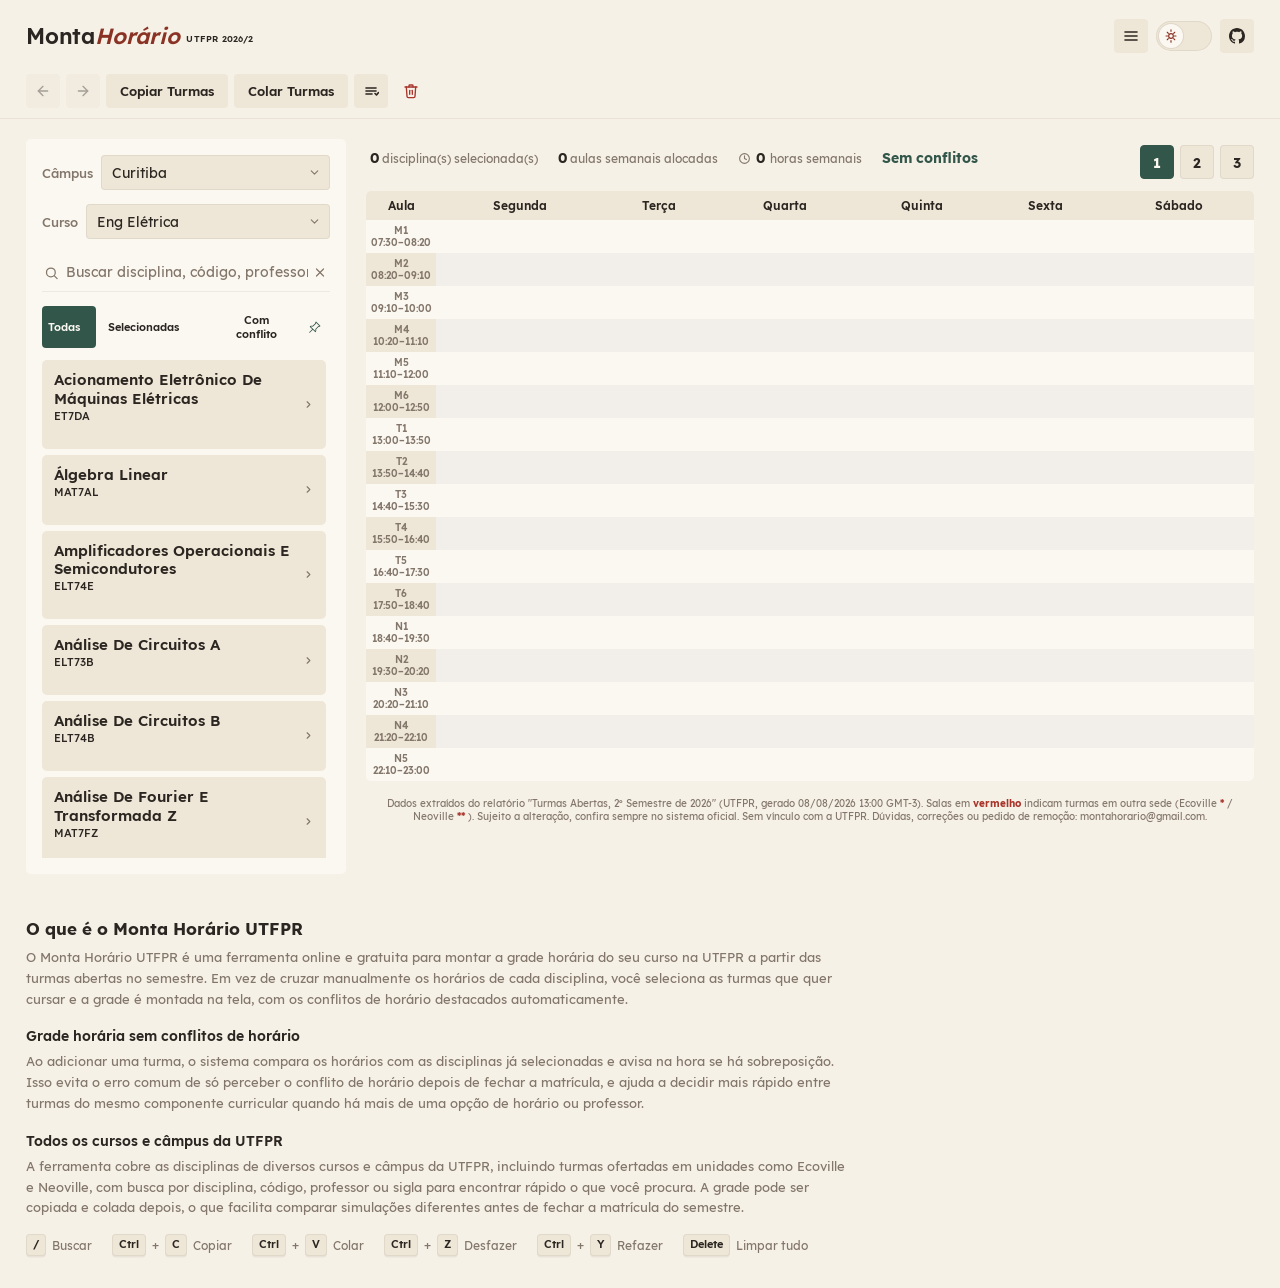
<file: index.html>
<!DOCTYPE html>
<html lang="pt-BR">
<head>
<meta charset="UTF-8">
<meta name="viewport" content="width=device-width, initial-scale=1.0">
<title>Monta Horário UTFPR 2026/2 — Grade Horária Online sem Conflitos</title>
<meta name="description" content="Monte sua grade horária da UTFPR 2026/2. Escolha as turmas de qualquer curso e câmpus, veja os conflitos de horário na hora e organize sua matrícula em minutos, de graça e online">
<link rel="canonical" href="https://bolsgo.github.io/monta-horario-utfpr/">
<link rel="icon" type="image/svg+xml" href="assets/favicon.svg">
<meta property="og:type" content="website">
<meta property="og:title" content="Monta Horário UTFPR 2026/2 — Grade Horária Online sem Conflitos">
<meta property="og:description" content="Monte sua grade horária da UTFPR 2026/2. Escolha as turmas de qualquer curso e câmpus e veja os conflitos de horário de sua grade na hora, de graça e online.">
<meta property="og:url" content="https://bolsgo.github.io/monta-horario-utfpr/">
<meta property="og:image" content="https://bolsgo.github.io/monta-horario-utfpr/assets/og-image.png">
<meta property="og:image:width" content="1200">
<meta property="og:image:height" content="630">
<meta property="og:locale" content="pt_BR">
<meta name="twitter:card" content="summary_large_image">
<meta name="twitter:title" content="Monta Horário UTFPR 2026/2 Grade Horária Online">
<meta name="twitter:description" content="Monte sua grade horária da UTFPR 2026/2, veja conflitos de horário na hora e organize sua matrícula.">
<meta name="twitter:image" content="https://bolsgo.github.io/monta-horario-utfpr/assets/og-image.png">
<link rel="stylesheet" href="styles.css">
<script>
(function(){
  var saved = localStorage.getItem('utfpr_theme') || 'system';
  var isDark = saved === 'dark' || (saved === 'system' && window.matchMedia('(prefers-color-scheme: dark)').matches);
  document.documentElement.setAttribute('data-theme', isDark ? 'dark' : 'light');
  var compactPref = localStorage.getItem('utfpr_compact');
  if (compactPref === null || compactPref === '1') {
    document.documentElement.setAttribute('data-compact', 'true');
  }
})();
</script>
</head>
<body>

<header>
  <div class="header-title-row">
    <h1>Monta<span>Horário</span> <span id="brandUtfpr">UTFPR 2026/2</span></h1>
    <div class="header-extras">
      <button type="button" class="compact-toggle icon-btn" id="compactToggle" title="Modo compacto para melhor visualização da lista" aria-label="Modo compacto" aria-pressed="true">
        <svg class="ct-icon ct-icon-compact" viewBox="0 0 16 16" width="16" height="16" fill="none" stroke="currentColor" stroke-width="1.6" stroke-linecap="round" aria-hidden="true">
          <line x1="2" y1="4" x2="14" y2="4"></line>
          <line x1="2" y1="8" x2="14" y2="8"></line>
          <line x1="2" y1="12" x2="14" y2="12"></line>
        </svg>
        <svg class="ct-icon ct-icon-expanded" viewBox="0 0 16 16" width="16" height="16" fill="none" stroke="currentColor" stroke-width="1.6" stroke-linecap="round" aria-hidden="true">
          <rect x="2" y="2.5" width="12" height="4" rx="1"></rect>
          <rect x="2" y="9.5" width="12" height="4" rx="1"></rect>
        </svg>
      </button>
      <button type="button" class="theme-toggle" id="themeToggle" title="Alternar tema" aria-label="Alternar tema" aria-pressed="false">
        <span class="tt-track">
          <span class="tt-thumb" id="ttThumb"></span>
        </span>
      </button>
      <a class="icon-btn github-link" href="https://github.com/bolsgo/monta-horario-utfpr" target="_blank" rel="noopener noreferrer" title="Ver código no GitHub" aria-label="Ver código no GitHub">
        <svg viewBox="0 0 16 16" width="16" height="16" fill="currentColor" aria-hidden="true"><path d="M8 0C3.58 0 0 3.58 0 8c0 3.54 2.29 6.53 5.47 7.59.4.07.55-.17.55-.38 0-.19-.01-.82-.01-1.49-2.01.37-2.53-.49-2.69-.94-.09-.23-.48-.94-.82-1.13-.28-.15-.68-.52-.01-.53.63-.01 1.08.58 1.23.82.72 1.21 1.87.87 2.33.66.07-.52.28-.87.51-1.07-1.78-.2-3.64-.89-3.64-3.95 0-.87.31-1.59.82-2.15-.08-.2-.36-1.02.08-2.12 0 0 .67-.21 2.2.82.64-.18 1.32-.27 2-.27.68 0 1.36.09 2 .27 1.53-1.04 2.2-.82 2.2-.82.44 1.1.16 1.92.08 2.12.51.56.82 1.27.82 2.15 0 3.07-1.87 3.75-3.65 3.95.29.25.54.73.54 1.48 0 1.07-.01 1.93-.01 2.2 0 .21.15.46.55.38A8.01 8.01 0 0 0 16 8c0-4.42-3.58-8-8-8z"></path></svg>
      </a>
    </div>
  </div>
</header>
<div class="action-bar" id="actionBar">
  <div class="toolbar">
    <button id="btnUndo" class="icon-btn" title="Desfazer (Ctrl+Z)" aria-label="Desfazer" disabled>
      <svg viewBox="0 0 24 24" width="16" height="16" fill="none" stroke="currentColor" stroke-width="2" stroke-linecap="round" stroke-linejoin="round" aria-hidden="true"><line x1="19" y1="12" x2="5" y2="12"></line><polyline points="12 19 5 12 12 5"></polyline></svg>
    </button>
    <button id="btnRedo" class="icon-btn" title="Refazer (Ctrl+Y)" aria-label="Refazer" disabled>
      <svg viewBox="0 0 24 24" width="16" height="16" fill="none" stroke="currentColor" stroke-width="2" stroke-linecap="round" stroke-linejoin="round" aria-hidden="true"><line x1="5" y1="12" x2="19" y2="12"></line><polyline points="12 5 19 12 12 19"></polyline></svg>
    </button>
    <button id="btnCopy" title="Copiar seleção (Ctrl+C)"><span class="btn-label-full">Copiar Turmas</span><span class="btn-label-short">Copiar</span></button>
    <button id="btnPaste" title="Colar seleção (Ctrl+V)"><span class="btn-label-full">Colar Turmas</span><span class="btn-label-short">Colar</span></button>
    <div class="enrolled-dropdown-wrap" id="enrolledDropdownWrap">
      <button type="button" class="enrolled-toggle icon-btn" id="enrolledToggle" title="Ver turmas selecionadas" aria-label="Ver turmas selecionadas" aria-haspopup="true" aria-expanded="false">
        <svg viewBox="0 0 16 16" width="16" height="16" fill="none" stroke="currentColor" stroke-width="1.6" stroke-linecap="round" stroke-linejoin="round" aria-hidden="true">
          <path d="M3 5h10"></path>
          <path d="M3 8h10"></path>
          <path d="M3 11h6"></path>
          <path d="M12 10.5l1.5 1.5 2-2.5"></path>
        </svg>
      </button>
      <div class="enrolled-dropdown" id="enrolledDropdown" role="menu" aria-label="Turmas selecionadas" hidden></div>
    </div>
    <button id="btnClear" class="danger icon-btn" title="Limpar tudo (Delete)" aria-label="Limpar tudo">
      <svg viewBox="0 0 24 24" width="16" height="16" fill="none" stroke="currentColor" stroke-width="2" stroke-linecap="round" stroke-linejoin="round" aria-hidden="true"><polyline points="3 6 5 6 21 6"></polyline><path d="M19 6l-1 14a2 2 0 0 1-2 2H8a2 2 0 0 1-2-2L5 6"></path><path d="M10 11v6"></path><path d="M14 11v6"></path><path d="M9 6V4a1 1 0 0 1 1-1h4a1 1 0 0 1 1 1v2"></path></svg>
    </button>
  </div>
  <div class="mini-grid" id="miniGrid" aria-hidden="true"></div>
</div>

<main>
  <div class="panel">
    <div class="course-select-wrap sede-select-wrap">
      <label for="sedeSelect">Câmpus</label>
      <select id="sedeSelect" aria-label="Selecionar sede"></select>
    </div>
    <div class="course-select-wrap">
      <label for="courseSelect">Curso</label>
      <select id="courseSelect" aria-label="Selecionar curso"></select>
    </div>
    <label class="visually-hidden" for="searchBox">Buscar disciplina, código, professor ou sigla</label>
    <div class="search-wrap">
      <svg class="search-icon" viewBox="0 0 24 24" width="15" height="15" fill="none" stroke="currentColor" stroke-width="2" stroke-linecap="round" stroke-linejoin="round" aria-hidden="true"><circle cx="11" cy="11" r="7"></circle><line x1="21" y1="21" x2="16.65" y2="16.65"></line></svg>
      <input class="search" id="searchBox" placeholder="Buscar disciplina, código, professor ou sigla..." title="Buscar (atalho: /)">
      <button type="button" class="search-clear" id="searchClear" title="Limpar busca" aria-label="Limpar busca" hidden>
        <svg viewBox="0 0 24 24" width="13" height="13" fill="none" stroke="currentColor" stroke-width="2.4" stroke-linecap="round" aria-hidden="true"><line x1="5" y1="5" x2="19" y2="19"></line><line x1="19" y1="5" x2="5" y2="19"></line></svg>
      </button>
    </div>    <div class="filter-row" role="group" aria-label="Filtrar disciplinas">
      <button id="filterAll" class="active" aria-pressed="true">Todas</button>
      <button id="filterSelected" aria-pressed="false">Selecionadas</button>
      <button id="filterConflict" aria-pressed="false">Com conflito</button>
      <button type="button" id="filterPin" class="filter-pin-btn" title="Turmas fixadas" aria-label="Mostrar turmas fixadas" aria-pressed="false">
        <svg viewBox="0 0 16 16" width="13" height="13" fill="currentColor" aria-hidden="true"><path d="M9.828.722a.5.5 0 0 1 .354.146l4.95 4.95a.5.5 0 0 1 0 .707c-.48.48-1.072.588-1.503.588-.177 0-.335-.018-.46-.039l-3.134 3.134a5.927 5.927 0 0 1 .16 1.013c.046.702-.032 1.687-.72 2.375a.5.5 0 0 1-.707 0l-2.829-2.828-3.182 3.182c-.195.195-1.219.902-1.414.707-.195-.195.512-1.22.707-1.414l3.182-3.182-2.828-2.829a.5.5 0 0 1 0-.707c.688-.688 1.673-.767 2.375-.72a5.922 5.922 0 0 1 1.013.16l3.134-3.133a2.772 2.772 0 0 1-.04-.461c0-.43.108-1.022.589-1.503a.5.5 0 0 1 .353-.146zm.122 2.112v-.002.002zm0-.002v.002a.5.5 0 0 1-.122.51L6.293 6.878a.5.5 0 0 1-.511.12H5.78l-.014-.004a4.507 4.507 0 0 0-.288-.076 4.922 4.922 0 0 0-.765-.116c-.422-.028-.836.008-1.175.15l5.51 5.509c.141-.34.177-.753.149-1.175a4.924 4.924 0 0 0-.192-1.054l-.004-.013v-.001a.5.5 0 0 1 .12-.512l3.536-3.535a.5.5 0 0 1 .532-.115l.096.022c.087.017.208.034.344.034.114 0 .23-.011.343-.04L9.927 2.028c-.029.113-.04.23-.04.343a1.779 1.779 0 0 0 .062.46z"></path></svg>
      </button>
    </div>
    <div class="subject-list" id="subjectList" aria-label="Lista de disciplinas"></div>
  </div>

  <div class="content-col">
    <div class="stats-row" id="statsRow">
      <div class="stats" id="statsBar" role="status" aria-live="polite"></div>
      <div class="template-bar" id="templateBar" role="group" aria-label="Templates de grade">
        <button type="button" class="template-btn" data-template="1" title="Template 1" aria-label="Template 1">1</button>
        <button type="button" class="template-btn" data-template="2" title="Template 2" aria-label="Template 2">2</button>
        <button type="button" class="template-btn" data-template="3" title="Template 3" aria-label="Template 3">3</button>
      </div>
    </div>
    <div class="conflict-banner" id="conflictBanner" role="alert" aria-live="assertive"></div>
    <div class="grid-wrap">
      <table class="grid" id="gridTable"></table>
    </div>
    <div class="legend" id="legend" aria-label="Legenda de cores por disciplina"></div>
    <div class="footer-note">Dados extraídos do relatório "Turmas Abertas, 2º Semestre de 2026" (UTFPR, gerado 08/08/2026 13:00 GMT-3). Salas em <span class="dot-red">vermelho</span> indicam turmas em outra sede (Ecoville <span class="dot-red">*</span>  / Neoville <span class="dot-red">**</span> ). Sujeito a alteração, confira sempre no sistema oficial. Sem vínculo com a UTFPR. Dúvidas, correções ou pedido de remoção: montahorario@gmail.com.</div>
  </div>
</main>

<section class="seo-intro">
  <h2>O que é o Monta Horário UTFPR</h2>
  <p>O Monta Horário UTFPR é uma ferramenta online e gratuita para montar a grade horária do seu curso na UTFPR a partir das turmas abertas no semestre. Em vez de cruzar manualmente os horários de cada disciplina, você seleciona as turmas que quer cursar e a grade é montada na tela, com os conflitos de horário destacados automaticamente.</p>

  <h3>Grade horária sem conflitos de horário</h3>
  <p>Ao adicionar uma turma, o sistema compara os horários com as disciplinas já selecionadas e avisa na hora se há sobreposição. Isso evita o erro comum de só perceber o conflito de horário depois de fechar a matrícula, e ajuda a decidir mais rápido entre turmas do mesmo componente curricular quando há mais de uma opção de horário ou professor.</p>

  <h3>Todos os cursos e câmpus da UTFPR</h3>
  <p>A ferramenta cobre as disciplinas de diversos cursos e câmpus da UTFPR, incluindo turmas ofertadas em unidades como Ecoville e Neoville, com busca por disciplina, código, professor ou sigla para encontrar rápido o que você procura. A grade pode ser copiada e colada depois, o que facilita comparar simulações diferentes antes de fechar a matrícula do semestre.</p>

  <div class="shortcuts-row" aria-label="Atalhos de teclado">
    <span class="shortcut"><kbd>/</kbd><span>Buscar</span></span>
    <span class="shortcut"><kbd>Ctrl</kbd>+<kbd>C</kbd><span>Copiar</span></span>
    <span class="shortcut"><kbd>Ctrl</kbd>+<kbd>V</kbd><span>Colar</span></span>
    <span class="shortcut"><kbd>Ctrl</kbd>+<kbd>Z</kbd><span>Desfazer</span></span>
    <span class="shortcut"><kbd>Ctrl</kbd>+<kbd>Y</kbd><span>Refazer</span></span>
    <span class="shortcut"><kbd>Delete</kbd><span>Limpar tudo</span></span>
  </div>
</section>

<div class="toast" id="toast" role="status" aria-live="polite" aria-atomic="true"></div>

<!-- Config -->
<script src="config.js"></script>

<!-- Logic and data -->
<script src="app.js"></script>
</body>
</html>
</file>
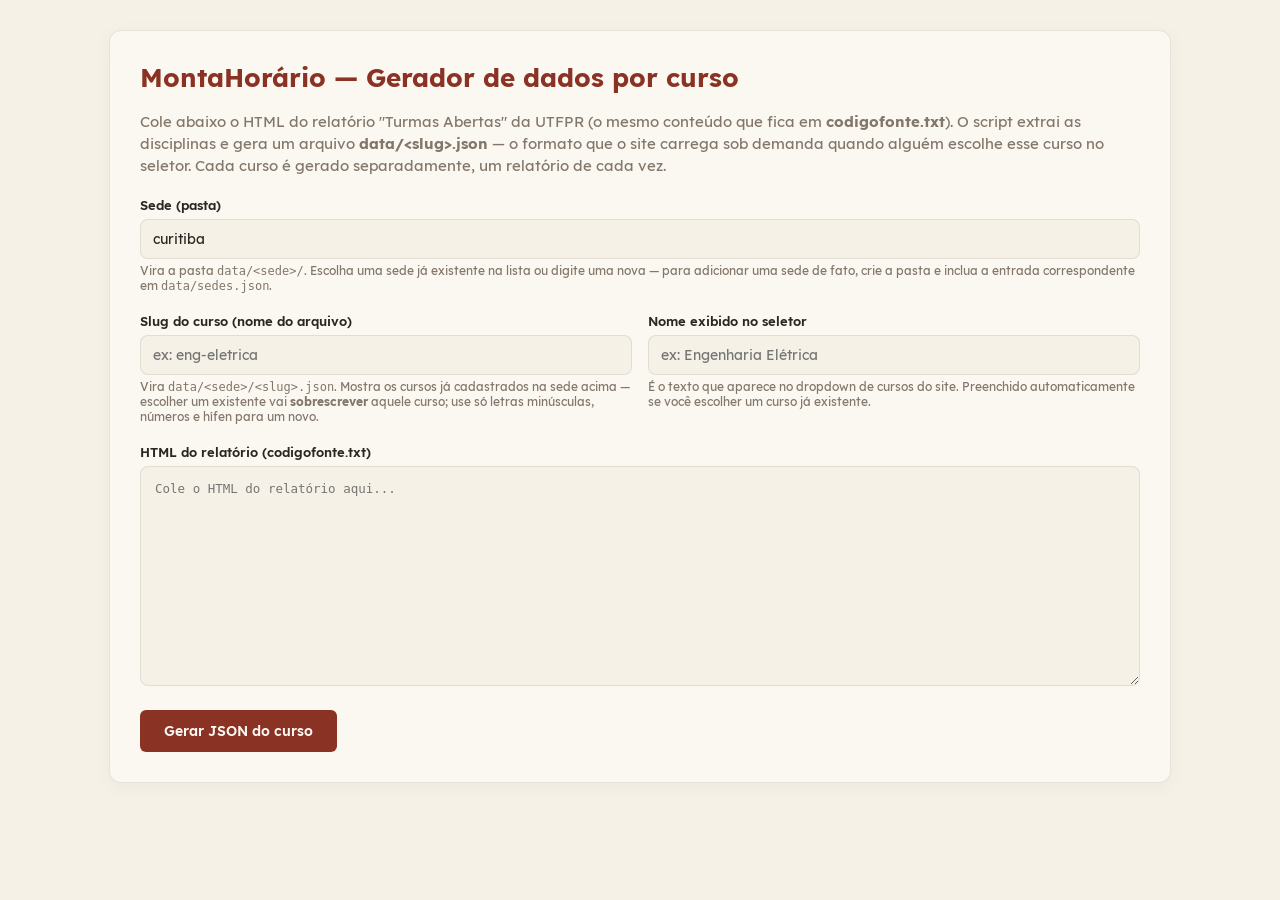
<file: gerador.html>
<!DOCTYPE html>
<html lang="pt-BR">
<head>
<meta charset="UTF-8">
<meta name="viewport" content="width=device-width, initial-scale=1.0">
<title>Gerador de data/*.json - Monta Horário UTFPR</title>
<meta name="robots" content="noindex, nofollow">
<link rel="icon" type="image/svg+xml" href="assets/favicon.svg">
<style>
  @font-face{font-family:'Lexend';src:url('assets/fonts/Lexend-Regular.woff2') format('woff2');font-weight:400;font-style:normal;font-display:swap;}
  @font-face{font-family:'Lexend';src:url('assets/fonts/Lexend-Medium.woff2') format('woff2');font-weight:500;font-style:normal;font-display:swap;}
  @font-face{font-family:'Lexend';src:url('assets/fonts/Lexend-SemiBold.woff2') format('woff2');font-weight:600;font-style:normal;font-display:swap;}
  @font-face{font-family:'Lexend';src:url('assets/fonts/Lexend-Bold.woff2') format('woff2');font-weight:700;font-style:normal;font-display:swap;}

  :root {
    --bg: #f6f1e7; --panel: #fbf8f2; --panel2: #eee6d6; --border: rgba(43,38,32,.10);
    --text: #2b2621; --muted: #83766a; --accent: #8a3324; --accent-hover: #6f2a1e;
    --font-display: 'Lexend', -apple-system, Helvetica, Arial, sans-serif;
    --font-body: 'Lexend', -apple-system, Helvetica, Arial, sans-serif;
  }

  body {
    margin: 0; font-family: var(--font-body); background: var(--bg); color: var(--text); padding: 30px 20px;
  }

  .container {
    max-width: 1000px; margin: 0 auto; background: var(--panel); padding: 30px;
    border-radius: 12px; box-shadow: 0 4px 20px rgba(0,0,0,0.04); border: 1px solid var(--border);
  }

  h1 { font-family: var(--font-display); color: var(--accent); margin-top: 0; font-size: 26px; }
  h1 span { font-weight: 700; color: inherit; }
  p { color: var(--muted); font-size: 14.5px; line-height: 1.5; margin-bottom: 20px; }

  label { display: block; font-size: 13px; font-weight: 600; margin-bottom: 6px; }

  .course-fields { display: flex; gap: 16px; margin-bottom: 20px; flex-wrap: wrap; }
  .course-fields > div { flex: 1; min-width: 220px; }
  .course-fields input {
    width: 100%; padding: 10px 12px; font-family: var(--font-body); font-size: 14px;
    border: 1px solid var(--border); border-radius: 8px; background: var(--bg); color: var(--text);
    box-sizing: border-box;
  }
  .course-fields input:focus { outline: 2px solid var(--accent); outline-offset: -1px; }
  .hint { font-size: 12px; color: var(--muted); margin-top: 4px; }

  textarea {
    width: 100%; height: 220px; padding: 14px; font-family: monospace; font-size: 12.5px;
    border: 1px solid var(--border); border-radius: 8px; background: var(--bg); color: var(--text);
    resize: vertical; box-sizing: border-box; margin-bottom: 20px;
  }
  textarea:focus { outline: 2px solid var(--accent); outline-offset: -1px; }

  button {
    background: var(--accent); color: #fbf8f2; border: none; padding: 12px 24px; font-size: 14px;
    font-weight: 600; border-radius: 6px; cursor: pointer; transition: 0.2s; font-family: var(--font-body);
  }
  button:hover { background: var(--accent-hover); }
  button:disabled { opacity: .5; cursor: not-allowed; }

  .output-area { margin-top: 30px; display: none; }
  .output-area.show { display: block; }

  .header-controls { display: flex; justify-content: space-between; align-items: center; margin-bottom: 10px; gap: 10px; flex-wrap: wrap; }
  .header-controls h2 { font-family: var(--font-display); font-size: 20px; margin: 0; }
  .header-controls .btn-group { display: flex; gap: 8px; }
  .header-controls button { background: var(--text); padding: 8px 16px; }
  .header-controls button:hover { background: #000; }

  .manifest-tip {
    margin-top: 16px; padding: 12px 14px; border-radius: 8px; background: var(--panel2);
    font-size: 13px; color: var(--text); line-height: 1.5;
  }
  .manifest-tip code { background: rgba(43,38,32,.08); padding: 1px 5px; border-radius: 4px; }
</style>
</head>
<body>

<div class="container">
  <h1>Monta<span>Horário</span> — Gerador de dados por curso</h1>
  <p>
    Cole abaixo o HTML do relatório "Turmas Abertas" da UTFPR (o mesmo conteúdo que fica em <b>codigofonte.txt</b>).
    O script extrai as disciplinas e gera um arquivo <b>data/&lt;slug&gt;.json</b> — o formato que o site
    carrega sob demanda quando alguém escolhe esse curso no seletor. Cada curso é gerado separadamente,
    um relatório de cada vez.
  </p>

  <p id="autoFillWarning" class="hint" style="display:none; background: var(--panel2); padding: 10px 12px; border-radius: 8px; color: var(--text);">
    ⚠️ Não consegui carregar as sedes/cursos já existentes (<code>data/sedes.json</code> / <code>data/&lt;sede&gt;/manifest.json</code>) para sugerir nos campos abaixo — isso é normal se você abriu este arquivo direto do disco (<code>file://</code>), já que o navegador bloqueia esse tipo de busca nesse caso. Sirva a pasta com um servidor local (ex: <code>npx serve</code>, extensão "Live Server") ou abra pelo GitHub Pages para ativar as sugestões. Os campos continuam funcionando normalmente por digitação.
  </p>

  <div class="course-fields">
    <div>
      <label for="sedeSlug">Sede (pasta)</label>
      <input id="sedeSlug" list="sedeOptions" placeholder="ex: curitiba" value="curitiba" autocomplete="off">
      <datalist id="sedeOptions"></datalist>
      <div class="hint">Vira a pasta <code>data/&lt;sede&gt;/</code>. Escolha uma sede já existente na lista ou digite uma nova — para adicionar uma sede de fato, crie a pasta e inclua a entrada correspondente em <code>data/sedes.json</code>.</div>
    </div>
  </div>

  <div class="course-fields">
    <div>
      <label for="courseSlug">Slug do curso (nome do arquivo)</label>
      <input id="courseSlug" list="courseOptions" placeholder="ex: eng-eletrica" autocomplete="off">
      <datalist id="courseOptions"></datalist>
      <div class="hint">Vira <code>data/&lt;sede&gt;/&lt;slug&gt;.json</code>. Mostra os cursos já cadastrados na sede acima — escolher um existente vai <b>sobrescrever</b> aquele curso; use só letras minúsculas, números e hífen para um novo.</div>
    </div>
    <div>
      <label for="courseLabel">Nome exibido no seletor</label>
      <input id="courseLabel" list="courseLabelOptions" placeholder="ex: Engenharia Elétrica" autocomplete="off">
      <datalist id="courseLabelOptions"></datalist>
      <div class="hint">É o texto que aparece no dropdown de cursos do site. Preenchido automaticamente se você escolher um curso já existente.</div>
    </div>
  </div>

  <label for="inputHtml">HTML do relatório (codigofonte.txt)</label>
  <textarea id="inputHtml" placeholder="Cole o HTML do relatório aqui..."></textarea>

  <button onclick="converter()">Gerar JSON do curso</button>

  <div class="output-area" id="outputArea">
    <div class="header-controls">
      <h2 id="outputTitle">Resultado</h2>
      <div class="btn-group">
        <button onclick="copiar()">Copiar JSON</button>
        <button onclick="baixar()">Baixar arquivo</button>
      </div>
    </div>
    <textarea id="outputJs" readonly></textarea>
    <div class="manifest-tip" id="manifestTip"></div>
  </div>
</div>

<script>
  // Função para limpar conteúdo de células HTML (ex: quebras de linha em professores/prioridades)
  function clearCell(html) {
    let text = html.replace(/<br\s*\/?>/gi, ', ').replace(/&nbsp;/gi, ' '); // Troca <br> por vírgula
    text = text.replace(/<[^>]*>?/gm, ''); // Remove outras tags remanescentes
    text = text.replace(/,\s*$/, '').trim(); // Remove a última vírgula e espaços em branco
    return text;
  }

  function slugify(s) {
    return s.trim().toLowerCase()
      .normalize('NFD').replace(/[\u0300-\u036f]/g, '') // remove acentos
      .replace(/[^a-z0-9]+/g, '-')
      .replace(/^-+|-+$/g, '');
  }

  function escAttr(s) {
    return String(s).replace(/&/g, '&amp;').replace(/"/g, '&quot;').replace(/</g, '&lt;').replace(/>/g, '&gt;');
  }

  let knownCourses = []; // manifest da sede atualmente digitada no campo Sede
  let autoFillFailed = false;

  function showAutoFillWarning() {
    if (autoFillFailed) return; // já mostrado, não repete
    autoFillFailed = true;
    document.getElementById('autoFillWarning').style.display = 'block';
  }

  // Busca data/sedes.json e preenche o <datalist> de sedes. Se falhar
  // (ex.: arquivo aberto via file://, onde fetch de arquivo local é
  // bloqueado pelo navegador), avisa e os campos continuam funcionando
  // por digitação livre, só sem sugestão automática.
  async function loadSedeSuggestions() {
    try {
      const res = await fetch('data/sedes.json');
      if (!res.ok) throw new Error('HTTP ' + res.status);
      const sedes = await res.json();
      document.getElementById('sedeOptions').innerHTML = sedes
        .map(s => `<option value="${escAttr(s.slug)}">${escAttr(s.label)}</option>`)
        .join('');
    } catch (e) {
      showAutoFillWarning();
    }
  }

  // Busca data/<sede>/manifest.json e preenche os <datalist> de curso
  // (slug) e de nome exibido, para a sede atualmente escrita no campo.
  async function loadCourseSuggestions(sedeSlug) {
    if (!sedeSlug) { knownCourses = []; return; }
    try {
      const res = await fetch(`data/${encodeURIComponent(sedeSlug)}/manifest.json`);
      if (!res.ok) throw new Error('HTTP ' + res.status);
      knownCourses = await res.json();
      document.getElementById('courseOptions').innerHTML = knownCourses
        .map(c => `<option value="${escAttr(c.slug)}">${escAttr(c.label)}</option>`)
        .join('');
      document.getElementById('courseLabelOptions').innerHTML = knownCourses
        .map(c => `<option value="${escAttr(c.label)}"></option>`)
        .join('');
    } catch (e) {
      knownCourses = [];
      showAutoFillWarning();
    }
  }

  const sedeInput = document.getElementById('sedeSlug');
  const courseSlugInput = document.getElementById('courseSlug');
  const courseLabelInput = document.getElementById('courseLabel');

  // Toda vez que o campo Sede muda (digitando ou escolhendo da lista),
  // recarrega os cursos sugeridos daquela sede. O listener de "input"
  // usa um pequeno debounce pra não disparar um fetch a cada letra
  // digitada; "change" garante a atualização final ao sair do campo ou
  // escolher direto na lista.
  let sedeDebounce = null;
  sedeInput.addEventListener('input', () => {
    clearTimeout(sedeDebounce);
    sedeDebounce = setTimeout(() => loadCourseSuggestions(slugify(sedeInput.value)), 300);
  });
  sedeInput.addEventListener('change', () => loadCourseSuggestions(slugify(sedeInput.value)));

  // Se o slug digitado/escolhido bater com um curso já existente na sede
  // atual, preenche o nome exibido sozinho (só entra no caminho de um
  // curso já cadastrado; um slug novo não mexe no campo de nome).
  courseSlugInput.addEventListener('input', () => {
    const match = knownCourses.find(c => c.slug === slugify(courseSlugInput.value));
    if (match) courseLabelInput.value = match.label;
  });

  loadSedeSuggestions();
  loadCourseSuggestions(slugify(sedeInput.value));

  let lastSlug = '';
  let lastSede = '';

  function converter() {
    const input = document.getElementById('inputHtml').value;
    const rawSede = document.getElementById('sedeSlug').value;
    const rawSlug = document.getElementById('courseSlug').value;
    const label = document.getElementById('courseLabel').value.trim();

    if (!rawSede.trim() || !rawSlug.trim() || !label) {
      alert('Preencha a sede, o slug e o nome do curso antes de gerar.');
      return;
    }
    const sede = slugify(rawSede);
    const slug = slugify(rawSlug);

    const parser = new DOMParser();
    const doc = parser.parseFromString(input, 'text/html');

    let result = [];
    let currentSubject = null;

    // Vasculha todas as linhas de tabela do arquivo colado
    const rows = doc.querySelectorAll('table tr');

    rows.forEach(row => {
      // 1. Verifica se a linha é de Cabeçalho de Disciplina
      const titleCell = row.querySelector('td.t b');
      if (titleCell) {
        const fullTitle = titleCell.textContent.trim();
        const splitIndex = fullTitle.indexOf(' - ');
        if (splitIndex !== -1) {
          currentSubject = {
            code: fullTitle.substring(0, splitIndex).trim(),
            name: fullTitle.substring(splitIndex + 3).trim(),
            turmas: []
          };
          result.push(currentSubject);
        }
        return;
      }

      // 2. Verifica se a linha contém dados das Turmas (precisa ter as colunas corretas)
      const tds = row.querySelectorAll('td');
      if (tds.length >= 10 && currentSubject) {

        // Ignorar o cabeçalho secundário que diz "Turma", "Enquadramento", etc
        if (tds[0].textContent.trim().toLowerCase() === 'turma') return;

        const turma = tds[0].textContent.trim();
        const enq = tds[1].textContent.trim();
        const vt = tds[2].textContent.trim();
        const vc = tds[3].textContent.trim();
        const res = tds[4].textContent.trim();

        // Prioridade
        let prio = clearCell(tds[5].innerHTML);
        if (prio === '-' || prio === '') prio = "";

        // Formatando o Horário: removendo espaços envolta dos hifens e preservando asteriscos
        let hRaw = tds[7].textContent.trim();
        let h = hRaw.replace(/\s*-\s*/g, '-').replace(/\s+/g, '');

        // Professor e Optativa
        let prof = clearCell(tds[8].innerHTML);
        let opt = clearCell(tds[9].innerHTML);
        if (opt === '-' || opt === '' || opt.toLowerCase() === 'não') {
          opt = 'Não';
        }

        currentSubject.turmas.push({
          turma, enq, vt, vc, res, prio, h, prof, opt
        });
      }
    });

    if (result.length === 0) {
      alert("Nenhuma disciplina encontrada. Verifique se o conteúdo colado é o HTML correto do relatório.");
      return;
    }

    // Saída em JSON puro — é isso que o app.js busca via fetch('data/<sede>/<slug>.json')
    // (DAYS/AULAS/PALETTE não entram aqui: são compartilhados por todo curso e já
    // vivem em config.js, carregado uma única vez pela página).
    const outputString = JSON.stringify(result, null, 2);

    lastSlug = slug;
    lastSede = sede;
    document.getElementById('outputTitle').textContent = `Resultado — data/${sede}/${slug}.json`;
    document.getElementById('outputJs').value = outputString;
    document.getElementById('manifestTip').innerHTML =
      `Salve o conteúdo acima como <code>data/${sede}/${slug}.json</code> no repositório. ` +
      `Depois, adicione (ou confirme) esta entrada em <code>data/${sede}/manifest.json</code>:<br>` +
      `<code>{ "slug": "${slug}", "label": "${label.replace(/"/g, '&quot;')}" }</code>` +
      `<br>Se o curso já existir no manifest dessa sede, só substitua o JSON — nada mais muda.` +
      `<br><br>Sede nova? Crie a pasta <code>data/${sede}/</code> com seu próprio ` +
      `<code>manifest.json</code> e adicione <code>{ "slug": "${sede}", "label": "..." }</code> ` +
      `em <code>data/sedes.json</code>.`;
    document.getElementById('outputArea').classList.add('show');
  }

  function copiar() {
    const output = document.getElementById('outputJs');
    output.select();
    document.execCommand('copy');
    alert('JSON copiado para a área de transferência!');
  }

  function baixar() {
    const output = document.getElementById('outputJs');
    const blob = new Blob([output.value], { type: 'application/json' });
    const url = URL.createObjectURL(blob);
    const a = document.createElement('a');
    a.href = url;
    a.download = `${lastSlug || 'curso'}.json`;
    document.body.appendChild(a);
    a.click();
    document.body.removeChild(a);
    URL.revokeObjectURL(url);
  }
</script>
</body>
</html>
</file>
<file: styles.css>
@font-face{font-family:'Lexend';src:url('assets/fonts/Lexend-Regular.woff2') format('woff2');font-weight:400;font-style:normal;font-display:swap;}
@font-face{font-family:'Lexend';src:url('assets/fonts/Lexend-Medium.woff2') format('woff2');font-weight:500;font-style:normal;font-display:swap;}
@font-face{font-family:'Lexend';src:url('assets/fonts/Lexend-SemiBold.woff2') format('woff2');font-weight:600;font-style:normal;font-display:swap;}
@font-face{font-family:'Lexend';src:url('assets/fonts/Lexend-Bold.woff2') format('woff2');font-weight:700;font-style:normal;font-display:swap;}
:root{
    --bg:#f6f1e7; --panel:#fbf8f2; --panel2:#eee6d6; --border:rgba(43,38,32,.07);
    --text:#2b2621; --muted:#83766a; --accent:#8a3324; --accent2:#33564a;
    --danger:#a8342a; --ok:#33564a; --warn:#b9832e; --on-accent:#fbf8f2;
    --grid-line:#e2d7c3; --header-h:64px; --action-bar-h:55px; --main-vpad:40px;
    --res-fechada-fg:#a8342a; --res-fechada-bg:rgba(168,52,42,.12);
    --res-aberta-fg:#33564a; --res-aberta-bg:rgba(51,86,74,.12);
    --res-sem-fg:#5c7a52; --res-sem-bg:rgba(92,122,82,.12);
    --conflict-bg:rgba(168,52,42,.08); --turma-active-bg:rgba(138,51,36,.09);
    --preview-ok-bg:rgba(29,122,74,.72); --preview-conflict-bg:rgba(214,40,30,.75);
    --mini-preview-ok-bg:rgba(41,109,181,.75);
    --preview-ring:rgba(43,38,32,.55); --other-campus:#a8342a; --room-other:#8a3324;
    --danger-hover-bg:rgba(168,52,42,.1); --hover-bg:#e4d9c2; --accent-hover:#6f2a1e;
    --mini-last:#2f6fb0; --info-strong:#2b2621; --ead-text:#000000;
    --font-display:'Lexend',-apple-system,Helvetica,Arial,sans-serif; --font-body:'Lexend',-apple-system,Helvetica,Arial,sans-serif;
    --stripe: rgba(43,38,32,.04);
  }
  html[data-theme="dark"]{
    --bg:#0e0e10; --panel:#18181b; --panel2:#26262c; --border:rgba(238,230,214,.07);
    --text:#e8e8ea; --muted:#b5b5ba; --accent:#c9603f; --accent2:#5c9384;
    --danger:#dd7362; --ok:#5c9384; --warn:#d9a54f; --on-accent:#0e0e10;
    --grid-line:#2e2e34;
    --res-fechada-fg:#e58b7e; --res-fechada-bg:rgba(221,115,98,.16);
    --res-aberta-fg:#8fc2b2; --res-aberta-bg:rgba(92,147,132,.16);
    --res-sem-fg:#9fb98f; --res-sem-bg:rgba(159,185,143,.14);
    --conflict-bg:rgba(221,115,98,.12); --turma-active-bg:rgba(111,168,220,.16);
    --preview-ok-bg:rgba(46,181,128,.65); --preview-conflict-bg:rgba(255,79,63,.68);
    --mini-preview-ok-bg:rgba(111,168,220,.68);
    --preview-ring:rgba(0,0,0,.65); --other-campus:#e58b7e; --room-other:#e58b7e;
    --danger-hover-bg:rgba(221,115,98,.14); --hover-bg:#2e2e34; --accent-hover:#a84f33;
    --mini-last:#6fa8dc; --info-strong:#b5b5ba; --ead-text:#ffffff;
    --stripe: rgba(238,230,214,.03);
  }
  *{box-sizing:border-box;}
  /* overflow-x:hidden (sozinho) faz o navegador computar overflow-y como
     "auto" por baixo dos panos em vários motores — isso é regra do próprio
     CSS quando só um dos dois eixos é definido — e isso quebra
     position:sticky dos descendentes, especialmente em Safari/iOS (é por
     isso que a barra de ações + mini-tabela não estavam "descendo juntas"
     de forma confiável no celular). overflow-x:clip evita esse efeito
     colateral mantendo o mesmo objetivo (sem scroll horizontal). */
  html,body{overflow-x:clip;overflow-y:visible;max-width:100%;}
  body{margin:0;font-family:var(--font-body);
    background:var(--bg);color:var(--text);min-height:100vh;transition:background .15s,color .15s;}
  header{padding:14px 26px 6px;display:flex;align-items:center;
    justify-content:space-between;flex-wrap:wrap;gap:10px;background:var(--bg);
    min-height:var(--header-h);}
  .header-title-row{display:flex;align-items:center;justify-content:space-between;gap:12px;min-width:0;width:100%;}
  header h1{font-family:var(--font-display);font-size:22px;margin:0;font-weight:600;letter-spacing:-.2px;white-space:nowrap;}
  header h1 span{color:var(--accent);font-style:italic;}
  header h1 #brandUtfpr{color:var(--text);font-style:normal;font-weight:600;font-size:.42em;letter-spacing:.02em;vertical-align:middle;}
  .header-extras{display:flex;align-items:center;gap:8px;flex-shrink:0;}

  /* ============== BARRA DE AÇÕES FIXA ==============
     Diferente do header (título, tema, github), que rola normalmente com
     a página, esta barra com desfazer/refazer/copiar/colar/limpar fica
     grudada no topo da tela o tempo todo via position:sticky. */
  .action-bar{position:sticky;top:0;z-index:100;background:var(--bg);
    padding:10px 26px;display:flex;align-items:center;gap:10px;
    border-bottom:1px solid var(--border);}

  /* ============== MINI-PRÉVIA DA GRADE (só no celular) ==============
     Um resuminho puramente visual — sem texto — espelhando a grade real
     (uma célula por aula x dia): verde onde há aula, vermelho só em
     conflito. Preenche o canto vazio do topo quando a barra de
     ferramentas quebra para a linha de baixo. */
  /* Ancorada à barra de ações (sticky): como um elemento sticky também
     funciona como bloco de referência para descendentes com position
     absolute, a mini-grade acompanha a barra perfeitamente ao rolar,
     sem precisar de cálculo via JS nem ficar "pulando" de posição. */
  .mini-grid{display:none;position:absolute;top:100%;right:10px;}
  .day-med,.day-abbr{display:none;}
  .toolbar{display:flex;gap:6px;flex-wrap:wrap;align-items:center;}
  button{cursor:pointer;border:none;background:var(--panel2);color:var(--text);
    padding:9px 14px;border-radius:4px;font-size:12.5px;font-weight:600;font-family:var(--font-body);
    transition:.15s;display:flex;align-items:center;gap:6px;}
  .btn-label-short{display:none;}
  button:hover{background:var(--hover-bg);}
  button.primary{background:var(--accent);color:var(--on-accent);}
  button.primary:hover{background:var(--accent-hover);}
  button:disabled{opacity:.4;cursor:not-allowed;}
  button:disabled:hover{background:var(--panel2);}
  button.danger{background:transparent;color:var(--danger);}
  button.danger:hover{background:var(--danger-hover-bg);}
  button:disabled{opacity:.4;cursor:not-allowed;}
  main{display:grid;grid-template-columns:320px 1fr;gap:20px;padding:20px 26px;max-width:1650px;margin:0 auto;}
  /* Sem isso, um item de grid encolhe apenas até o tamanho do seu conteúdo
     (min-width:auto por padrão) — como a tabela da grade tem min-width
     próprio, a coluna do grid (e a página inteira) era empurrada para
     além da viewport no celular, mesmo com overflow-x:hidden no body. */
  main > *{min-width:0;}
  @media(max-width:980px),(orientation:portrait){main{grid-template-columns:1fr;}}
  .panel{background:var(--panel);border-radius:5px;padding:16px;}
  .search{width:100%;padding:10px 22px 10px 24px;border-radius:0;border:none;border-bottom:1px solid var(--border);background:transparent;
    color:var(--text);font-size:14px;font-family:var(--font-body);}
  .search::placeholder{color:var(--muted);}
  .search:focus{outline:none;border-bottom-color:var(--accent);}
  .course-select-wrap{display:flex;align-items:center;gap:8px;margin-bottom:14px;}
  .course-select-wrap label{font-size:12.5px;color:var(--muted);font-weight:500;flex-shrink:0;}
  .course-select-wrap select{flex:1;min-width:0;padding:8px 26px 8px 10px;border-radius:4px;
    border:1px solid var(--border);background:var(--panel2);color:var(--text);
    font-family:var(--font-body);font-size:13.5px;cursor:pointer;
    appearance:none;-webkit-appearance:none;-moz-appearance:none;
    background-image:url("data:image/svg+xml,%3Csvg xmlns='http://www.w3.org/2000/svg' viewBox='0 0 24 24' fill='none' stroke='%2383766a' stroke-width='2' stroke-linecap='round' stroke-linejoin='round'%3E%3Cpolyline points='6 9 12 15 18 9'/%3E%3C/svg%3E");
    background-repeat:no-repeat;background-position:right 8px center;background-size:13px;}
  html[data-theme="dark"] .course-select-wrap select{
    background-image:url("data:image/svg+xml,%3Csvg xmlns='http://www.w3.org/2000/svg' viewBox='0 0 24 24' fill='none' stroke='%23b5b5ba' stroke-width='2' stroke-linecap='round' stroke-linejoin='round'%3E%3Cpolyline points='6 9 12 15 18 9'/%3E%3C/svg%3E");}
  .course-select-wrap select:focus{outline:2px solid var(--accent);outline-offset:-1px;}
  .course-select-wrap select:disabled{opacity:.6;cursor:wait;}
  .search-wrap{position:relative;margin-bottom:14px;}
  .search-icon{position:absolute;left:2px;top:50%;transform:translateY(-50%);
    color:var(--muted);pointer-events:none;}
  .search-clear{position:absolute;right:0;top:50%;transform:translateY(-50%);background:transparent;
    color:var(--muted);padding:4px;width:20px;height:20px;border-radius:50%;justify-content:center;}
  .search-clear:hover{background:var(--hover-bg);color:var(--text);}
  /* Regra base: só entra em vigor de fato em telas ≤980px, onde o painel
     empilha acima da grade (ver linha 93) e a página rola normalmente —
     acima de 981px essa altura é substituída pelo layout flex mais preciso
     lá embaixo ("PAINEL ESQUERDO ACOMPANHA A ALTURA DA TELA"), que calcula
     o espaço restante de verdade em vez de usar um valor fixo "chutado".
     O min() aqui evita que a lista cresça sem limite em celulares com tela
     muito alta. */
  .subject-list{max-height:min(calc(100vh - 260px), 760px);overflow-y:auto;padding-right:4px;}
  /* Em tablets (layout já em coluna única, mas tela ainda alta o
     suficiente para a lista ficar exageradamente longa) a lista de
     disciplinas fica 1/3 menor que o padrão acima — só nessa faixa;
     no celular (≤700px) ela continua com a altura padrão. */
  @media(min-width:701px) and (max-width:980px){
    .subject-list{max-height:calc((100vh - 260px) * 0.6667);}
  }
  /* O aviso de conflito aparece depois da grade grande (não antes) em
     qualquer largura — PC, tablet retrato, tablet paisagem — assim a
     pessoa já vê a tabela antes do aviso. Só no celular (≤700px, regra
     lá embaixo) ele continua aparecendo em cima, como era antes. */
  .content-col{display:flex;flex-direction:column;}
  .stats-row{order:1;}
  .grid-wrap{order:2;}
  .conflict-banner{order:3;}
  .legend{order:4;}
  .footer-note{order:5;}
  .subject-list::-webkit-scrollbar{width:6px;}
  .subject-list::-webkit-scrollbar-thumb{background:var(--grid-line);border-radius:4px;}
  .subject{border-radius:5px;margin-bottom:6px;background:var(--panel2);overflow:hidden;}
  .subject-head{padding:11px 12px;display:flex;justify-content:space-between;align-items:center;cursor:pointer;gap:8px;}
  .subject-head.hover-linked{background:var(--hover-bg);}
  @media(hover:hover) and (pointer:fine){
    .subject-head:hover{background:var(--hover-bg);}
  }
  .subject-head-text{min-width:0;flex:1;}
  .subject-title{font-family:var(--font-display);font-size:14.5px;font-weight:600;line-height:1.3;overflow-wrap:break-word;}
  .subject-code{color:var(--info-strong);font-size:11px;font-weight:500;display:flex;flex-wrap:nowrap;align-items:center;gap:6px;height:15px;}
  .subject-code-text{line-height:1;flex-shrink:0;}
  /* Selo da turma: um quadrado minimalista de bordas arredondadas
     desenhado em SVG (só contorno, sem preenchimento) em volta do
     número — mesmo tom neutro do resto da linha (código/reserva). */
  .turma-chip{position:relative;display:inline-flex;align-items:center;justify-content:center;
    padding:2px 7px;line-height:1;color:var(--info-strong);}
  .turma-chip.chip-empty{opacity:0;pointer-events:none;}
  .turma-chip-bg{position:absolute;inset:0;width:100%;height:100%;color:var(--info-strong);}
  .turma-chip-text{position:relative;z-index:1;font-weight:600;font-size:10.5px;line-height:1;}
  .turma-chip-star{position:relative;z-index:1;font-size:10.5px;line-height:1;margin-left:1px;}
  /* Linha reservada pro nome do professor, sempre em baixo do código da
     matéria (min-height mantém o espaço mesmo quando ainda não há nada
     selecionado, pra lista não "pular" ao selecionar/desmarcar). */
  .subject-prof{color:var(--info-strong);font-size:10.5px;font-weight:500;font-style:italic;height:13px;line-height:13px;margin-top:1px;
    overflow:hidden;text-overflow:ellipsis;white-space:nowrap;}
  /* No escuro, as cores de disciplinas selecionadas (vindas da paleta, pensada
     para fundo escuro nos blocos da grade) ficam pouco legíveis como texto
     sobre o painel escuro — clareamos e saturamos um pouco só o texto aqui. */
  html[data-theme="dark"] .subject-title-colored{filter:brightness(1.55) saturate(1.15);}
  .chev{color:var(--muted);transition:.15s;flex-shrink:0;display:inline-flex;align-items:center;}
  .subject.open .chev{transform:rotate(90deg);}
  .turma-panel{display:none;padding:0 10px 10px;}
  .subject.open .turma-panel{display:block;}
  .turma-opt{display:flex;align-items:stretch;justify-content:space-between;gap:8px;padding:8px 9px;
    border-radius:4px;margin-top:5px;cursor:pointer;font-size:12px;background:var(--panel);}
  .turma-opt:hover{background:var(--hover-bg);}
  .turma-opt.active{background:var(--turma-active-bg);}
  .turma-opt .t-left{display:flex;flex-direction:column;gap:1px;justify-content:center;flex:1;min-width:0;}
  .turma-opt .t-turma{font-weight:700;}
  .turma-opt .t-prof{color:var(--muted);font-size:10.5px;}
  .turma-opt .t-meta{color:var(--muted);font-size:10px;margin-top:2px;}
  .t-res{font-weight:700;padding:1px 5px;border-radius:3px;background:var(--panel2);}
  .t-res-fechada{color:var(--res-fechada-fg);background:var(--res-fechada-bg);}
  .t-res-aberta{color:var(--res-aberta-fg);background:var(--res-aberta-bg);}
  .t-res-sem-reserva{color:var(--res-sem-fg);background:var(--res-sem-bg);}
  .t-res.res-inline{font-size:9.5px;padding:1px 4px;}
  /* Ao lado do código da matéria, a reserva fica neutra — sem o destaque
     colorido que faz na lista de turmas — pra combinar com o resto do
     texto (código, turma, professor). */
  .subject-code .t-res.res-inline,
  .subject-code .t-res.res-inline.t-res-fechada,
  .subject-code .t-res.res-inline.t-res-aberta,
  .subject-code .t-res.res-inline.t-res-sem-reserva{background:none;color:var(--info-strong);font-weight:500;padding:0;line-height:1;}
  /* Vagas total/calouros, exibido logo ao lado do selo de reserva
     (Aberta/Fechada/Sem reserva), tanto na lista de turmas quanto no
     resumo ao lado do código da matéria. */
  .t-vagas{color:var(--muted);font-weight:500;}
  .turma-opt .t-meta .t-vagas{font-size:10px;}
  .subject-code .t-vagas.vagas-inline{font-size:9.5px;color:var(--info-strong);line-height:1;}
  /* Só no tema claro: professor, vagas e o selo de reserva (Aberta/
     Fechada/Sem reserva) de cada turma na lista ficam num tom só,
     um pouco mais escuro que --muted (#83766a) — mantém a mesma
     "família" de cor do site, só reduz o contraste/protagonismo desse
     texto secundário. O tema escuro continua exatamente como estava. */
  html[data-theme="light"] .turma-opt .t-prof,
  html[data-theme="light"] .turma-opt .t-meta,
  html[data-theme="light"] .t-vagas,
  html[data-theme="light"] .t-res-fechada,
  html[data-theme="light"] .t-res-aberta,
  html[data-theme="light"] .t-res-sem-reserva{color:#6f6255;}
  .turma-opt .t-remove{align-self:stretch;height:auto;color:var(--danger);font-size:13px;background:none;border:none;cursor:pointer;padding:2px 8px;display:flex;align-items:center;justify-content:center;}
  /* Botão de fixar (pin) no modo normal — mesmo estado do modo compacto
     (ver State.pinned em app.js), só muda a aparência/posição pra
     combinar com o layout deste modo. Fica à esquerda do "✕", os dois
     só aparecem na turma ativa. */
  .turma-opt .t-pin-btn{align-self:stretch;height:auto;flex-shrink:0;color:var(--muted);background:none;border:none;
    cursor:pointer;padding:2px 6px;display:flex;align-items:center;justify-content:center;
    transition:color .12s ease,background .12s ease;}
  .turma-opt .t-pin-btn:hover{background:var(--hover-bg);color:var(--text);}
  .turma-opt .t-pin-btn.pinned{color:var(--accent2);}
  .turma-opt .t-pin-btn.pinned svg{fill:currentColor;}
  /* Indicativo (não-clicável) de turma fixada, ao lado do código da
     turma, quando ela NÃO é a ativa — o botão de pin de verdade só
     existe na turma ativa. */
  .t-turma .t-pin-indicator{display:inline-flex;vertical-align:middle;margin-left:5px;color:var(--accent2);opacity:.85;position:relative;top:-1px;}

  /* ============== MODO COMPACTO ==============
     O botão de cada turma vira um controle segmentado de até 3 partes,
     lado a lado:
       1) "i" (informações)  — só entra no DOM na turma ATIVA da
          matéria; nas demais nem aparece, deixando o texto da turma
          (.t-mid) ocupar mais espaço.
       2) turma (.t-mid)     — a maior parte do botão (flex:1 enche o
          espaço que sobra das outras duas, fixas). Mostra só o código
          da turma (ex.: "S21") quando o painel está em 2 colunas
          (turmas>8); com 1 coluna sobra espaço e mostra "Turma S21".
          Clique normal seleciona a turma; se ela JÁ estiver
          selecionada, o hover fica vermelho (ver .active .t-mid:hover)
          e o clique nesse estado REMOVE — substitui o antigo botão
          "✕".
       3) pin                — sempre visível, estreito, sem nenhuma
          animação de aparecer/sumir.
     Ver renderSubjectList() em app.js pra montagem do HTML de cada modo. */
  html[data-compact="true"] .turma-opt{padding:0;gap:0;align-items:stretch;overflow:hidden;}
  html[data-compact="true"] .t-turma{flex:0 0 auto;font-size:13px;white-space:nowrap;overflow:hidden;text-overflow:ellipsis;}
  /* Prioridade de curso (t.prio): ao lado do código da turma, tom
     apagado, o mais compacta possível — trunca com "…" se não couber
     (ver showPrio em renderSubjectList(), app.js, pra quando ela
     aparece/some conforme a turma está selecionada ou não). */
  html[data-compact="true"] .t-prio-compact{
    flex:1 1 auto;min-width:0;margin-left:6px;text-align:right;
    font-size:9.5px;color:var(--muted);opacity:.7;
    white-space:nowrap;overflow:hidden;text-overflow:ellipsis;
  }
  html[data-compact="true"] .turma-opt.active .t-mid:hover .t-prio-compact{color:inherit;opacity:.8;}
  html[data-compact="true"] .turma-opt.pinned:not(.active) .t-prio-compact{padding-right:16px;}

  html[data-compact="true"] .t-info-btn{
    flex:0 0 22px;align-self:stretch;width:auto;height:auto;border-radius:0;font-size:12px;padding:0;
    background:color-mix(in srgb, var(--panel2) 78%, black 22%);
    transition:background .12s ease,color .12s ease;
  }
  html[data-compact="true"] .t-info-btn:hover{background:var(--hover-bg);}
  html[data-compact="true"] .t-info-btn[aria-expanded="true"]{background:var(--accent2);color:var(--on-accent);}

  html[data-compact="true"] .t-mid{
    flex:1;min-width:0;position:relative;display:flex;align-items:center;padding:7px 9px;cursor:pointer;
    border-left:1px solid var(--border);transition:background .12s ease,color .12s ease;
  }
  html[data-compact="true"] .t-mid:hover{background:var(--hover-bg);}
  /* Indicativo (não-clicável) de que a turma está fixada, mostrado por
     cima do canto direito do botão do meio quando ela NÃO é a turma
     ativa — o botão de pin de verdade (clicável) só existe na turma
     ativa (ver renderSubjectList() em app.js). */
  html[data-compact="true"] .t-pin-indicator{
    position:absolute;top:50%;right:7px;transform:translateY(-50%);
    display:flex;pointer-events:none;color:var(--accent2);opacity:.85;
  }
  html[data-compact="true"] .turma-opt.active .t-mid:hover .t-pin-indicator{color:inherit;}
  /* Turma já selecionada: passar o mouse pela parte do meio vira um
     aviso de remoção (vermelho do tema, funciona no claro e no escuro),
     e o clique nesse estado remove a turma — ver selectOrRemove() em
     app.js. O vermelho se estende aos 3 segmentos do controle (i / meio
     / pin), não só o do meio — por isso o :has() no seletor, escutando
     o hover do meio mas pintando o .turma-opt inteiro. */
  html[data-compact="true"] .turma-opt.active .t-mid:hover{background:var(--danger);color:var(--on-accent);}
  html[data-compact="true"] .turma-opt.active .t-mid:hover .other-campus{color:inherit;}
  html[data-compact="true"] .turma-opt.active:has(.t-mid:hover) .t-info-btn,
  html[data-compact="true"] .turma-opt.active:has(.t-mid:hover) .t-pin-btn{background:var(--danger);color:var(--on-accent);}

  html[data-compact="true"] .t-pin-btn{
    flex:0 0 11px;align-self:stretch;width:auto;height:auto;margin:0;
    border-left:1px solid var(--border);border-radius:0;background:none;color:var(--muted);
    cursor:pointer;display:flex;align-items:center;justify-content:flex-end;
    transition:color .12s ease,background .12s ease;
  }
  html[data-compact="true"] .t-pin-btn svg{width:13px;height:13px;flex-shrink:0;}
  html[data-compact="true"] .t-pin-btn:hover{background:var(--hover-bg);color:var(--text);}
  html[data-compact="true"] .t-pin-btn.pinned{color:var(--accent2);}
  html[data-compact="true"] .t-pin-btn.pinned svg{fill:currentColor;}

  /* Painel de turmas em 2 colunas (só no modo compacto, quando a matéria
     aberta tem muitas turmas — ver renderSubjectList em app.js). Grid em
     vez de column-count: com column-count cada coluna tem sua própria
     altura "balanceada" e os itens não alinham entre si de uma coluna
     pra outra; com grid de 2 colunas + grid-auto-flow:row, cada linha
     tem a MESMA altura nas duas colunas, então elas ficam alinhadas. */
  .subject.open .turma-panel.two-col{display:grid;grid-template-columns:1fr 1fr;gap:4px 8px;}

  /* Modo compacto: em vez de abrir "por baixo" da turma clicada (o que
     bagunçaria o alinhamento das colunas, ver acima), o painel de
     informações da turma ativa sempre aparece uma única vez, no rodapé
     de toda a lista, ocupando as duas colunas e em formato horizontal
     (chips lado a lado) — mais fácil de ler que texto empilhado. O botão
     "i" da turma correspondente continua destacado (aria-expanded) pra
     indicar de qual turma é a informação exibida. */
  html[data-compact="true"] .turma-info{
    display:flex;flex-wrap:wrap;gap:5px 16px;line-height:1.4;margin-top:8px;}
  .turma-panel.two-col .turma-info{grid-column:1 / -1;}
  .t-info-btn{align-self:stretch;flex-shrink:0;width:16px;height:auto;padding:0;border-radius:4px;background:var(--panel2);
    color:var(--accent2);font-family:var(--font-display);font-style:italic;font-weight:700;font-size:12px;
    display:flex;align-items:center;justify-content:center;line-height:1;}
  .t-info-btn:hover{background:var(--hover-bg);}
  .t-info-btn[aria-expanded="true"]{background:var(--accent2);color:var(--on-accent);}
  .other-campus{color:var(--other-campus);font-weight:800;}
  .turma-info{font-size:11px;color:var(--muted);margin-top:6px;line-height:1.6;padding:8px 9px;background:var(--panel);border-radius:4px;}
  .badge{display:inline-block;padding:2px 7px;border-radius:3px;font-size:10px;font-weight:700;margin-left:6px;}
  .badge.selected-badge{background:var(--accent);color:var(--on-accent);}
  .badge.badge-ead{background:none;color:var(--ead-text);padding:0;font-weight:800;vertical-align:middle;}
  .badge.badge-ead.badge-ead-hidden{display:none;}
  html[data-theme="dark"] .badge.selected-badge{background:var(--mini-last);}
  .grid-wrap{overflow-x:auto;border-radius:5px;position:relative;}
  table.grid{border-collapse:separate;border-spacing:0;width:100%;min-width:860px;background:var(--panel);border-radius:5px;}
  
  table.grid thead th{font-family:var(--font-display);background:var(--panel2);padding:9px 3px;font-size:12.5px;color:var(--text);font-weight:600;
    position:sticky;top:0;z-index:20;}
  table.grid thead th:first-child{left:0;z-index:21;}
  
  table.grid td{vertical-align:top;height:36px;padding:0;position:relative;}

  table.grid tbody tr:nth-child(even) td {
    background-color: var(--stripe);
  }

  td.time-col{color:var(--muted);font-size:10.5px;text-align:center;padding:3px 2px;
    white-space:nowrap;font-weight:600;position:sticky;left:0;z-index:10;line-height:1.2;}
  table.grid td.time-col{vertical-align:middle;}
  
  table.grid tbody tr:nth-child(odd) td.time-col { background-color: var(--panel); }
  table.grid tbody tr:nth-child(even) td.time-col { background-color: var(--panel2); }

  .cell-block{position:absolute;inset:2px;border-radius:3px;padding:2px 5px;font-size:10px;line-height:1.2;
    overflow:hidden;display:flex;flex-direction:column;justify-content:center;color:#fbf8f2;font-weight:600;}
  .cell-block .b-name{font-weight:700;font-size:10.5px;}
  .cell-block .b-sub{opacity:.85;font-weight:500;font-size:9px;}
  .cell-block .b-room.other{color:#ffe1d6;font-weight:800;}
  .cell-block.conflict::before{content:"";position:absolute;inset:0;border-radius:3px;pointer-events:none;z-index:0;
    background:repeating-linear-gradient(45deg, #ff1f1f 0 4px, transparent 4px 10px);opacity:.75;}
  .cell-block.conflict .b-name,.cell-block.conflict .b-sub,.cell-block.conflict .b-room{position:relative;z-index:1;}
  .cell-block{cursor:pointer;transition:filter .12s,transform .12s;}
  .cell-block.hover-linked{filter:brightness(1.1);transform:scale(1.02);}
  @media(hover:hover) and (pointer:fine){
    .cell-block:hover{filter:brightness(1.1);transform:scale(1.02);}
  }
  .cell-preview{position:absolute;inset:0px;border-radius:3px;pointer-events:none;z-index:5;
    box-shadow:0 0 0 2.5px var(--preview-ring) inset;}
  .cell-preview.pv-ok{background:var(--preview-ok-bg);}
  .cell-preview.pv-conflict{background:var(--preview-conflict-bg);}
  .empty-state{padding:60px 20px;text-align:center;color:var(--muted);font-size:13px;}
  .stats{display:flex;gap:20px;padding:10px 4px;font-size:12px;color:var(--muted);flex-wrap:wrap;}
  .stats b{color:var(--text);font-family:var(--font-display);font-size:14px;}
  .stat-with-icon{display:inline-flex;align-items:center;gap:5px;}
  /* Linha que contém as estatísticas (esquerda) e os botões de template
     (direita) — fica logo acima da grade grande. No celular (ver media
     query no fim do arquivo) essa linha vira coluna: templates abaixo
     das estatísticas, alinhados à esquerda. */
  .stats-row{display:flex;align-items:flex-start;justify-content:space-between;gap:12px;flex-wrap:wrap;margin-bottom:12px;}
  .stats-row .stats{margin-bottom:0;flex:1;min-width:0;}
  /* Modo horizontal: estatísticas em uma linha só (font-size ajustado via fitStatsLine em app.js). */
  @media(min-width:981px) and (orientation:landscape){
    .stats-row .stats{flex-wrap:nowrap;overflow:hidden;}
    .stats-row .stats>div{white-space:nowrap;flex-shrink:0;}
  }
  .template-bar{display:flex;gap:6px;flex-shrink:0;padding-top:6px;}
  .template-btn{width:34px;height:34px;padding:0;border-radius:4px;
    background:var(--panel2);color:var(--text);border:1px solid var(--border);
    font-family:var(--font-display);font-weight:700;font-size:13.5px;
    display:flex;align-items:center;justify-content:center;}
  .template-btn:hover{background:var(--hover-bg);}
  .template-btn.active{background:var(--accent2);color:var(--on-accent);border-color:var(--accent2);}
  .conflict-banner{background:var(--conflict-bg);color:var(--danger);
    padding:10px 14px;border-radius:3px;margin-bottom:12px;font-size:12.5px;display:none;}
  .conflict-banner.show{display:block;}
  .toast{position:fixed;bottom:20px;left:50%;transform:translateX(-50%) translateY(20px);
    background:var(--text);color:var(--bg);padding:10px 18px;border-radius:4px;
    font-size:13px;opacity:0;transition:.25s;pointer-events:none;z-index:200;
    max-width:80vw;}
  .toast.show{opacity:1;transform:translateX(-50%) translateY(0);}
  .legend{display:flex;flex-wrap:wrap;gap:6px;margin-top:8px;}
  .legend-item{display:flex;align-items:center;gap:6px;font-size:10px;color:var(--muted);}
  .legend-dot{width:9px;height:9px;border-radius:2px;flex-shrink:0;}
  .footer-note{font-size:10px;color:var(--muted);text-align:center;padding:8px;}
  .footer-note .dot-red{color:var(--danger);font-weight:800;}
  /* flex-wrap:nowrap de propósito: com o botão de pin (fixadas) somado aos
     três filtros de texto, preferimos que os três encolham horizontalmente
     (flex:1 os deixa dividir igualmente o espaço que sobra) a quebrar linha
     — o botão de pin tem largura fixa (flex:0 0 auto) e não participa
     dessa divisão. */
  .filter-row{display:flex;gap:6px;margin-bottom:12px;flex-wrap:nowrap;}
  .filter-row button{flex:1 1 0;font-size:11px;padding:7px 6px;background:transparent;min-width:0;}
  .filter-row button:hover{background:var(--panel2);}
  .filter-row button.active{background:var(--accent2);color:var(--on-accent);}
  /* Os três botões de texto não dividem o espaço igualmente: "Selecionadas"
     é uma palavra única e comprida (não quebra linha), então recebe mais
     espaço; "Todas" é curto e sobra espaço à toa se ficar igual aos
     outros, então recebe menos. "Com conflito" fica com a proporção
     padrão (1), no meio dos dois. */
  .filter-row #filterAll{flex:0.7 1 0;}
  .filter-row #filterSelected{flex:1.7 1 0;}
  /* Botão de pin (fixadas): mesma altura dos outros três, mas largura fixa
     e ícone centralizado, igual aos .icon-btn da action-bar — não encolhe
     junto com os filtros de texto (flex:0 0 auto). */
  .filter-row .filter-pin-btn{flex:0 0 32px;width:32px;padding:0;justify-content:center;color:var(--accent2);}
  .filter-row .filter-pin-btn svg{flex-shrink:0;}
  .filter-row .filter-pin-btn.active{background:var(--accent2);color:var(--on-accent);}
  .icon-btn{padding:9px;width:34px;height:34px;justify-content:center;}
  .icon-btn svg{flex-shrink:0;}
  .github-link{background:var(--panel2);color:var(--text);border-radius:4px;text-decoration:none;display:inline-flex;align-items:center;justify-content:center;box-sizing:border-box;transition:.15s;}
  .github-link:hover{background:var(--hover-bg);}

  /* ============== SLIDER DE TEMA (claro/escuro), com "sistema" oculto ==============
     Não há um terceiro botão visível para "sistema": a preferência de sistema
     continua funcionando em segundo plano (ver app.js) e, quando ativa, este
     controle exibe o sol ou a lua conforme a aparência atual do SO. Um clique
     define uma preferência explícita (claro ou escuro), saindo do modo sistema. */
  .compact-toggle{flex-shrink:0;position:relative;color:var(--text);}
  .compact-toggle:hover{background:var(--hover-bg);}
  .compact-toggle[aria-pressed="false"]{background:var(--accent2);color:var(--on-accent);}
  .compact-toggle .ct-icon{position:absolute;top:50%;left:50%;transform:translate(-50%,-50%);transition:opacity .15s ease,transform .15s ease;}
  .compact-toggle .ct-icon-expanded{opacity:0;transform:translate(-50%,-50%) scale(.7);}
  .compact-toggle[aria-pressed="true"] .ct-icon-compact{opacity:1;transform:translate(-50%,-50%) scale(1);}
  .compact-toggle[aria-pressed="true"] .ct-icon-expanded{opacity:0;transform:translate(-50%,-50%) scale(.7);}
  .compact-toggle[aria-pressed="false"] .ct-icon-compact{opacity:0;transform:translate(-50%,-50%) scale(.7);}
  .compact-toggle[aria-pressed="false"] .ct-icon-expanded{opacity:1;transform:translate(-50%,-50%) scale(1);}

  /* Lista de turmas selecionadas, formato do Ctrl+C. Conteúdo gerado por
     renderEnrolledDropdown() em app.js a cada abertura. */
  .enrolled-dropdown-wrap{position:relative;flex-shrink:0;}
  .enrolled-toggle{color:var(--text);}
  .enrolled-toggle:hover{background:var(--hover-bg);}
  .enrolled-toggle[aria-expanded="true"]{background:var(--accent2);color:var(--on-accent);}
  .enrolled-dropdown{position:absolute;top:calc(100% + 6px);right:0;min-width:190px;max-width:280px;
    max-height:320px;overflow-y:auto;background:var(--panel);border-radius:8px;
    box-shadow:0 4px 18px rgba(0,0,0,.18),0 0 0 1px var(--border);z-index:150;padding:5px;}
  .enrolled-dropdown[hidden]{display:none;}
  .enrolled-dropdown-empty{padding:10px 9px;font-size:12px;color:var(--muted);text-align:center;}
  .enrolled-dropdown-item{display:flex;align-items:center;justify-content:space-between;gap:6px;width:100%;}
  .enrolled-dropdown-item .edi-code,.enrolled-dropdown-item .edi-turma{
    font-family:inherit;background:transparent;border:none;cursor:pointer;color:var(--text);
    padding:6px 9px;border-radius:5px;font-size:12.5px;transition:.12s;
    font-variant-numeric:tabular-nums;}
  .enrolled-dropdown-item .edi-code{font-weight:600;flex:1 1 auto;text-align:left;}
  .enrolled-dropdown-item .edi-turma{color:var(--muted);flex:0 0 auto;}
  .enrolled-dropdown-item .edi-code:hover,.enrolled-dropdown-item .edi-code:focus-visible,
  .enrolled-dropdown-item .edi-turma:hover,.enrolled-dropdown-item .edi-turma:focus-visible{
    background:var(--hover-bg);outline:none;color:var(--accent2);}

  .theme-toggle{background:transparent;padding:0;width:56px;height:30px;border-radius:999px;flex-shrink:0;}
  .theme-toggle:hover{background:transparent;}
  .tt-track{position:relative;display:block;width:56px;height:30px;border-radius:999px;background:var(--panel2);box-shadow:inset 0 0 0 1px var(--border);}
  .tt-thumb{position:absolute;top:3px;left:3px;width:24px;height:24px;border-radius:50%;background:var(--panel);
    box-shadow:0 0 0 1px var(--border);display:flex;align-items:center;justify-content:center;color:var(--accent);
    transition:transform .2s ease;}
  .tt-thumb svg{width:14px;height:14px;}
  html[data-theme="dark"] .tt-thumb{transform:translateX(26px);}

  /* ============== ACESSIBILIDADE ============== */
  .visually-hidden{position:absolute;width:1px;height:1px;padding:0;margin:-1px;overflow:hidden;
    clip:rect(0,0,0,0);white-space:nowrap;border:0;}
  table.grid caption{caption-side:top;}
  [role="button"]{outline-offset:2px;}
  /* Em toque (mobile/tablet), .cell-block recebe foco por ter tabindex="0",
     e alguns navegadores desenham o outline padrão do sistema mesmo fora
     de navegação por teclado (não respeitam :focus-visible nesse caso).
     Isso aparecia como um quadrado sobre a turma ao tocar, com ou sem
     conflito. Zeramos o :focus "puro" e mantemos o realce só para
     :focus-visible (teclado). */
  .cell-block{-webkit-tap-highlight-color:transparent;}
  .cell-block:focus{outline:none;}
  .subject-head:focus-visible,
  .turma-opt:focus-visible,
  .cell-block:focus-visible{outline:2px solid var(--accent);outline-offset:2px;}
  .theme-switch button:focus-visible,
  button:focus-visible{outline:2px solid var(--accent);outline-offset:1px;}

  /* ============== TABLET/CELULAR: mini-prévia da grade ==============
     Mesmo breakpoint em que .main vira coluna única (linha 92): a partir
     daqui o painel de disciplinas fica empilhado acima da grade grande, e
     é justamente nesse momento — tanto em celular quanto em tablet no
     modo retrato — que a mini-grade flutuante ajuda a não perder a noção
     da grade enquanto se rola a lista de disciplinas. Por isso ela usa o
     mesmo breakpoint do layout, em vez do breakpoint mais estreito (700px)
     usado pelos ajustes exclusivos de celular logo abaixo. */
  @media(max-width:980px),(orientation:portrait){
    /* Mini-grade flutuante: presa logo abaixo da barra de ações fixa,
       ancorada via CSS (position:absolute dentro do .action-bar, que é
       sticky) — acompanha a barra sem "pular" ao rolar e sem depender de
       cálculo via JS. Some tanto quando a tabela grande está visível na
       tela quanto quando a página é rolada até o final (ver app.js), para
       não duplicar informação nem sobrar flutuando sobre o rodapé. */
    .mini-grid{
      display:grid;width:84px;height:126px;gap:1.5px;padding:5px;margin-top:8px;
      border-radius:5px;background:var(--panel2);
      box-shadow:0 4px 14px rgba(0,0,0,.28),0 0 0 1px var(--border);
      z-index:90;opacity:.78;
      pointer-events:none;transition:opacity .25s ease,transform .25s ease;
    }
    .mini-grid.mini-hidden{opacity:0;transform:translateY(-10px) scale(.9);}
    .mini-cell{border-radius:1px;background:var(--stripe);}
    .mini-cell.mini-filled{background:var(--ok);}
    .mini-cell.mini-last{background:var(--mini-last);}
    .mini-cell.mini-conflict{background:var(--danger);}
    .mini-cell.mini-preview-ok{background:var(--mini-preview-ok-bg);}
    .mini-cell.mini-preview-conflict{background:var(--preview-conflict-bg);}

    /* Busca e linha de filtros um pouco mais estreitas: a mini-grade
       flutuante fica presa no canto superior direito da tela (ancorada no
       .action-bar, que é sticky), então tanto o botão de limpar (x) da
       busca quanto o botão "Com conflito" ficavam embaixo dela, impossível
       de clicar. Aplicando a mesma margem nas duas linhas, os três botões
       de filtro (que têm flex:1) dividem igualmente o espaço que sobra e
       nenhum deles invade a área da mini-grade. */
    /* Sede e Curso ficam acima da busca, mas usam a mesma faixa de
       largura reduzida (margin-right:76px) para não passar por baixo
       da mini-grade flutuante, que fica presa no canto superior direito
       da tela (ver .mini-grid). Sem isso, os dois seletores cobriam a
       mini-tabela em vez de pararem antes dela, como a busca já fazia. */
    .course-select-wrap{margin-right:96px;}
    .course-select-wrap label{font-size:11px;}
    .course-select-wrap select{padding:6px 24px 6px 8px;font-size:12px;background-position:right 6px center;background-size:11px;}

    .search-wrap,
    .filter-row{margin-right:96px;}
    .filter-row button{font-size:10.5px;padding:7px 4px;}
    /* O pin fica um pouco mais estreito aqui: é o mesmo margin-right:96px
       acima que já limita até onde a fileira de filtros pode chegar (pra
       não passar por baixo da mini-grade flutuante); o pin, por estar
       dentro de .filter-row, respeita esse mesmo limite — só precisa ceder
       um pouco de largura própria pros três botões de texto caberem. */
    .filter-row .filter-pin-btn{flex-basis:28px;width:28px;}

    /* Grade sem scroll lateral: o min-width:860px da tabela (regra base,
       pensada pra desktop) era maior que a largura disponível em muitos
       tablets, forçando rolar para o lado só para ver sábado. Aqui a
       tabela ocupa 100% da largura do container e os dias da semana
       usam a sigla de uma letra (day-abbr) em vez do nome completo, do
       mesmo jeito que já era feito no celular — assim as 7 colunas cabem
       inteiras na tela. */
    .day-full,.day-med{display:none;}
    .day-abbr{display:inline;}
    .grid-wrap{overflow-x:hidden;}
    table.grid{min-width:0;width:100%;table-layout:fixed;}
    table.grid thead th{padding:6px 2px;font-size:11px;}
    table.grid thead th:first-child{width:40px;}
    td.time-col{font-size:9px;padding:3px 2px;line-height:1.15;word-break:break-word;white-space:normal;}
    .cell-block{padding:2px 3px;}
    .cell-block .b-name{font-size:9px;line-height:1.15;}
    .cell-block .b-sub{font-size:7.5px;}
  }

  /* ============== TABLET NO MODO PAISAGEM (largura > 980px) ==============
     Acima de 980px o .main já volta a ser duas colunas (painel de 320px +
     grade), então a tabela tenta usar seu min-width:860px da regra base
     (pensada pra desktop largo). Em tablets na horizontal (~1024–1200px de
     largura) sobra menos espaço que isso depois do painel + gap + padding,
     e o .grid-wrap (overflow-x:auto) força um scroll lateral só pra ver
     sábado. Aqui, na mesma faixa, aplicamos o mesmo tratamento "sem scroll"
     usado no tablet retrato/celular: sigla de um dia (day-abbr), tabela
     com table-layout:fixed ocupando 100% da coluna, e fontes um pouco
     menores — sem mexer no layout de duas colunas em si. */
  @media(min-width:981px) and (max-width:1240px){
    .day-full,.day-med{display:none;}
    .day-abbr{display:inline;}
    .grid-wrap{overflow-x:hidden;}
    table.grid{min-width:0;width:100%;table-layout:fixed;}
    table.grid thead th{padding:6px 2px;font-size:11px;}
    table.grid thead th:first-child{width:40px;}
    td.time-col{font-size:9px;padding:3px 2px;line-height:1.15;word-break:break-word;white-space:normal;}
    .cell-block{padding:2px 3px;}
    .cell-block .b-name{font-size:9px;line-height:1.15;}
    .cell-block .b-sub{font-size:7.5px;}
  }

  /* ============== TELAS GRANDES / 4K ==============
     main tem max-width:1650px (linha 90) pra não esticar demais em
     monitores largos — mas em 4K isso deixa uma margem enorme dos dois
     lados e o conteúdo (com fontes/alturas pensadas pra ~1400-1600px)
     fica visualmente pequeno "flutuando" no meio da tela. Aqui, a partir
     de ~1900px de largura, aumentamos o max-width, a coluna do painel de
     disciplinas e as fontes/alturas da tabela e da lista, escalando tudo
     junto — e mais um degrau a partir de ~2600px pra telas 4K "de
     verdade" (sem escala do sistema operacional).
     Importante: também exigimos altura de sobra (min-height), não só
     largura. Um monitor 1920x1080 tem largura de 4K mas pouca altura útil
     de verdade (depois de barra de abas/favoritos do navegador e barra de
     tarefas, sobra bem menos que 1080px) — se a tabela crescesse aqui do
     mesmo jeito, os horários da noite ficariam abaixo da dobra e forçariam
     rolar a página. Por isso essas regras só entram quando também há
     altura suficiente pra caber tudo sem precisar rolar. */
  @media(min-width:1900px) and (min-height:1000px){
    :root{--header-h:76px; --action-bar-h:74px; --main-vpad:52px;}
    main{max-width:2300px;grid-template-columns:420px 1fr;gap:26px;padding:26px 34px;}
    header{padding:20px 34px 10px;}
    header h1{font-size:30px;}
    .header-extras{gap:12px;}
    .theme-toggle,.tt-track{width:70px;height:38px;}
    .tt-thumb{width:32px;height:32px;top:3px;left:3px;}
    html[data-theme="dark"] .tt-thumb{transform:translateX(32px);}
    .tt-thumb svg{width:18px;height:18px;}
    .icon-btn{width:44px;height:44px;padding:11px;}
    .icon-btn svg{width:20px;height:20px;}
    .action-bar{padding:14px 34px;gap:14px;}
    .toolbar{gap:10px;}
    button{font-size:15px;padding:12px 18px;border-radius:5px;}
    .panel{padding:22px;border-radius:7px;}
    .search{font-size:17px;padding:14px 26px 14px 27px;}
    .search-icon{width:17px;height:17px;left:3px;}
    .filter-row button{font-size:13.5px;padding:10px 12px;}
    .filter-row .filter-pin-btn{flex-basis:40px;width:40px;}
    .filter-row .filter-pin-btn svg{width:16px;height:16px;}
    .subject-title{font-size:19px;}
    .subject-code{font-size:14px;height:19px;}
    .subject-prof{font-size:13px;height:16px;line-height:16px;}
    .turma-opt{font-size:15px;padding:12px 13px;}
    .turma-opt .t-prof{font-size:13px;}
    .turma-opt .t-meta{font-size:12.5px;}
    .stats{font-size:14px;gap:26px;}
    .stats b{font-size:17px;}
    table.grid thead th{font-size:16px;padding:13px 5px;}
    table.grid thead th:first-child{width:84px;}
    table.grid td{height:54px;}
    td.time-col{font-size:14px;padding:5px 3px;}
    .cell-block{padding:6px 9px;}
    .cell-block .b-name{font-size:15px;}
    .cell-block .b-sub{font-size:13px;}
    .legend-item{font-size:13px;}
    .footer-note{font-size:12px;}
  }
  @media(min-width:2600px) and (min-height:1300px){
    :root{--header-h:94px; --action-bar-h:92px; --main-vpad:64px;}
    main{max-width:3000px;grid-template-columns:520px 1fr;gap:32px;padding:32px 44px;}
    header{padding:26px 44px 12px;}
    header h1{font-size:38px;}
    .header-extras{gap:16px;}
    .theme-toggle,.tt-track{width:86px;height:46px;}
    .tt-thumb{width:40px;height:40px;top:3px;left:3px;}
    html[data-theme="dark"] .tt-thumb{transform:translateX(40px);}
    .tt-thumb svg{width:22px;height:22px;}
    .icon-btn{width:54px;height:54px;padding:14px;}
    .icon-btn svg{width:24px;height:24px;}
    .action-bar{padding:18px 44px;gap:18px;}
    .toolbar{gap:14px;}
    button{font-size:18px;padding:15px 22px;border-radius:6px;}
    .panel{padding:28px;border-radius:8px;}
    .search{font-size:20px;padding:16px 30px 16px 30px;}
    .search-icon{width:19px;height:19px;left:4px;}
    .filter-row button{font-size:16px;padding:12px 14px;}
    .filter-row .filter-pin-btn{flex-basis:48px;width:48px;}
    .filter-row .filter-pin-btn svg{width:18px;height:18px;}
    .subject-title{font-size:22px;}
    .subject-code{font-size:16px;height:21px;}
    .subject-prof{font-size:15px;height:18px;line-height:18px;}
    .turma-opt{font-size:17px;padding:14px 15px;}
    .turma-opt .t-prof{font-size:15px;}
    .turma-opt .t-meta{font-size:14px;}
    .stats{font-size:16px;gap:32px;}
    .stats b{font-size:20px;}
    table.grid thead th{font-size:19px;padding:16px 6px;}
    table.grid thead th:first-child{width:100px;}
    table.grid td{height:64px;}
    td.time-col{font-size:16px;padding:6px 4px;}
    .cell-block{padding:7px 10px;}
    .cell-block .b-name{font-size:18px;}
    .cell-block .b-sub{font-size:15px;}
    .legend-item{font-size:15px;}
    .footer-note{font-size:14px;}
  }

  /* ============== PAINEL ESQUERDO ACOMPANHA A ALTURA DA TELA ==============
     Só entra a partir de 981px (mesmo ponto em que main vira duas colunas -
     ver linha 93): abaixo disso o painel empilha acima da grade e a página
     já rola normalmente, então não faz sentido travar a altura aqui.
     Em vez de "adivinhar" um deslocamento fixo (abordagem antiga, que errava
     em telas mais baixas e fazia a lista - e a página inteira - crescer além
     da viewport), o painel vira uma coluna flex com altura exatamente igual
     ao espaço que sobra depois do header e da barra de ações (ambos medidos
     via variável CSS, atualizada nos breakpoints de tela grande/4K acima) e
     do padding vertical do <main>. A lista de disciplinas ocupa (flex:1) o
     que sobrar dentro do painel — não importa quanto os selects, a busca e
     os filtros ocupem, ela sempre absorve exatamente o restante, sem contas
     manuais. O max() garante uma altura mínima utilizável em telas muito
     baixas, mesmo que isso implique rolar a página nesse caso extremo. */
  @media(min-width:981px) and (orientation:landscape){
    .panel{display:flex;flex-direction:column;
      height:max(calc(100vh - var(--header-h) - var(--action-bar-h) - var(--main-vpad) - 6px), 400px);}
    .subject-list{flex:1;min-height:160px;max-height:none;overflow-y:auto;}
  }

  /* ============== TELA COM POUCA ALTURA (notebooks) ==============
     As regras de largura acima já encolhem os dias/colunas quando a
     janela fica estreita. Isso aqui faz o equivalente na vertical:
     em telas de notebook (largas o bastante pra manter o layout de
     duas colunas, mas com pouca altura), a grade inteira — altura das
     linhas, cabeçalho dos dias e os horários da coluna da esquerda —
     encolhe em degraus, pra caber sem precisar rolar a página. Só
     entra a partir de min-width:981px pra não se sobrepor aos ajustes
     de celular/tablet acima, que já cuidam da própria altura deles. */
  /* Faixa extra pensada pro caso mais comum de todos: monitor 1920x1080
     com o navegador maximizado. A largura é grande, mas a altura útil de
     verdade (depois de abas/barra de endereço do navegador + barra de
     tarefas do Windows) costuma sobrar bem menos que 1080px — muitas vezes
     entre 850 e 960px — o suficiente pra sobrar sem essa faixa e empurrar
     os horários da noite pra baixo da dobra, obrigando a rolar a página. */
  @media(max-height:960px) and (min-width:981px){
    table.grid thead th{padding:7px 3px;font-size:12px;}
    td.time-col{font-size:10px;padding:2.5px;}
    table.grid td{height:33px;}
    .cell-block{padding:2px 4px;}
    .cell-block .b-name{font-size:10px;}
    .cell-block .b-sub{font-size:8.5px;}
  }
  @media(max-height:820px) and (min-width:981px){
    table.grid thead th{padding:6px 3px;font-size:11.5px;}
    td.time-col{font-size:9.5px;padding:2px;}
    table.grid td{height:30px;}
    .cell-block{padding:2px 4px;}
    .cell-block .b-name{font-size:9.5px;}
    .cell-block .b-sub{font-size:8px;}
  }
  @media(max-height:680px) and (min-width:981px){
    table.grid thead th{padding:4px 3px;font-size:10.5px;}
    td.time-col{font-size:8.5px;padding:2px 1px;}
    table.grid td{height:25px;}
    .cell-block{padding:1px 3px;}
    .cell-block .b-name{font-size:8.5px;line-height:1.15;}
    .cell-block .b-sub{font-size:7px;}
  }

  /* ============== CELULAR: grade compacta sem scroll lateral ==============
     Colocado no final do arquivo de propósito: várias regras base de
     table.grid/.grid-wrap/.cell-block estão espalhadas pelo CSS com a
     mesma especificidade destas aqui, então, para garantir que estas
     realmente vençam a cascata (não dependendo só do media query), elas
     precisam vir depois no arquivo. */
  @media(max-width:700px){
    main{padding:12px 10px;gap:12px;}
    .header-title-row{width:100%;justify-content:space-between;flex-wrap:nowrap;gap:6px;}
    header h1{white-space:nowrap;font-size:19px;line-height:1.25;overflow:hidden;text-overflow:ellipsis;min-width:0;}
    header h1 #brandUtfpr{font-size:5.9px;}
    .header-extras{gap:5px;flex-shrink:0;}
    .header-extras .icon-btn,.header-extras .compact-toggle,
    .header-extras .github-link{width:32px;height:32px;padding:0;}
    .header-extras .ct-icon{width:15px;height:15px;}
    .header-extras .github-link svg{width:15px;height:15px;}
    .header-extras .theme-toggle,.header-extras .tt-track{width:48px;height:26px;}
    .header-extras .tt-thumb{width:20px;height:20px;top:3px;left:3px;}
    html[data-theme="dark"] .header-extras .tt-thumb{transform:translateX(22px);}
    .header-extras .tt-thumb svg{width:12px;height:12px;}

    /* Exceção do celular: aqui o aviso de conflito volta a aparecer em
       cima da grade (ordem original), diferente do PC/tablet acima, onde
       ele aparece depois da tabela. Ele também precisa ficar entre o
       texto de estatísticas e os botões de template — só que esses dois
       moram dentro de .stats-row (uma única linha flex no PC). Por isso,
       no celular, .stats-row vira "display:contents": ela deixa de gerar
       uma caixa própria e .stats / .template-bar passam a ser filhos
       diretos de .content-col, podendo ser intercalados com o banner via
       "order" abaixo. */
    .stats-row{display:contents;}
    .stats{order:1;margin-bottom:8px;}
    .conflict-banner{order:2;}
    .template-bar{order:3;margin-bottom:10px;}
    .grid-wrap{order:4;}
    .legend{order:5;}
    .footer-note{order:6;}

    /* Ícones/texto usam clamp() para escalar com a largura da tela e
       sempre caber numa linha só, sem scroll lateral. */
    .action-bar{padding:8px 3vw;gap:1.5vw;}
    .action-bar .toolbar{flex-wrap:nowrap;gap:1.5vw;width:100%;justify-content:space-between;
      container-type:inline-size;container-name:toolbar;}
    .action-bar .toolbar button{padding:clamp(6px,2.2vw,11px) clamp(4px,1.6vw,10px);
      font-size:clamp(10px,3.1vw,13px);white-space:nowrap;}
    .action-bar .toolbar .icon-btn{width:clamp(26px,9vw,38px);height:clamp(26px,9vw,38px);
      padding:0;flex-shrink:0;}
    .action-bar .toolbar .icon-btn svg{width:clamp(14px,4.2vw,18px);height:clamp(14px,4.2vw,18px);}
    .action-bar .toolbar .enrolled-dropdown-wrap{flex-shrink:0;}
    .action-bar .toolbar #btnCopy,.action-bar .toolbar #btnPaste{flex:1 1 0;min-width:0;justify-content:center;}
    /* Label curta por padrão; volta para "Copiar/Colar Turmas" quando a
       toolbar tem espaço (@container, não viewport). */
    .action-bar .toolbar .btn-label-full{display:none;}
    .action-bar .toolbar .btn-label-short{display:inline;}
    @container toolbar (min-width:360px){
      .action-bar .toolbar .btn-label-full{display:inline;}
      .action-bar .toolbar .btn-label-short{display:none;}
    }

    /* Nomes dos dias reduzidos a uma única letra (S, T, Q...) e a tabela
       forçada a ocupar exatamente 100% da largura disponível, para caber
       inteira na tela sem precisar de scroll lateral. */
    .day-full,.day-med{display:none;}
    .day-abbr{display:inline;}
    .grid-wrap{overflow-x:hidden;border-radius:5px;}
    table.grid{min-width:0;width:100%;table-layout:fixed;border-radius:5px;}
    table.grid thead th{padding:4px 0;font-size:10px;}
    table.grid thead th:first-child{width:26px;}
    td.time-col{font-size:7px;padding:2px 1px;line-height:1.1;word-break:break-word;white-space:normal;}
    table.grid td{height:26px;}
    .cell-block{padding:1px 2px;inset:1px;border-radius:2px;}
    .cell-block .b-name{font-size:7.5px;line-height:1.1;}
    .cell-block .b-sub{font-size:6px;}
    .cell-block .b-room{display:none;}
    .legend-item{font-size:9px;}
    .stats{gap:10px;font-size:11px;}
    .template-bar{gap:5px;}
    .template-btn{width:26px;height:26px;font-size:11px;border-radius:3px;}
  }
  @media(max-width:420px){
    main{padding:10px 6px;}
    table.grid thead th{padding:3px 0;font-size:9px;}
    table.grid thead th:first-child{width:22px;}
    td.time-col{font-size:6.5px;}
    table.grid td{height:23px;}
    .cell-block .b-name{font-size:7px;}
    .cell-block .b-sub{font-size:5.5px;}
  }
/* Bloco de texto para SEO — conteúdo indexável explicando a ferramenta,
   fora do fluxo interativo do app. Segue a mesma largura/paleta do main. */
.seo-intro{max-width:1650px;margin:8px auto 32px;padding:0 26px;color:var(--text);}
.seo-intro h2{font-size:17px;font-weight:700;margin:24px 0 8px;font-family:var(--font-display);}
.seo-intro h3{font-size:14px;font-weight:600;margin:18px 0 6px;color:var(--text);font-family:var(--font-display);}
.seo-intro p{font-size:13px;line-height:1.6;color:var(--muted);margin:0 0 4px;max-width:820px;}
/* Fileira compacta de atalhos de teclado, em forma de "chips": cada um é
   uma tecla (ou combinação) em estilo de keycap + uma legenda curta ao
   lado. Usa as mesmas variáveis de tema do resto do site (painel/borda/
   texto), então acompanha claro/escuro automaticamente. */
.shortcuts-row{display:flex;flex-wrap:wrap;gap:8px 20px;margin-top:16px;}
.shortcut{display:inline-flex;align-items:center;gap:6px;font-size:12px;color:var(--muted);white-space:nowrap;}
kbd{font-family:var(--font-display);font-size:10.5px;font-weight:600;color:var(--text);
  background:var(--panel2);border:1px solid var(--border);border-radius:4px;
  padding:2px 6px;line-height:1.5;box-shadow:0 1.5px 0 var(--border);}
@media(max-width:700px){
  .seo-intro{padding:0 14px;}
  .seo-intro h2{font-size:15px;}
  .seo-intro h3{font-size:13px;}
  .seo-intro p{font-size:12.5px;}
  .shortcuts-row{gap:7px 14px;margin-top:14px;}
  .shortcut{font-size:11px;}
  kbd{font-size:10px;padding:1.5px 5px;}
}
</file>
